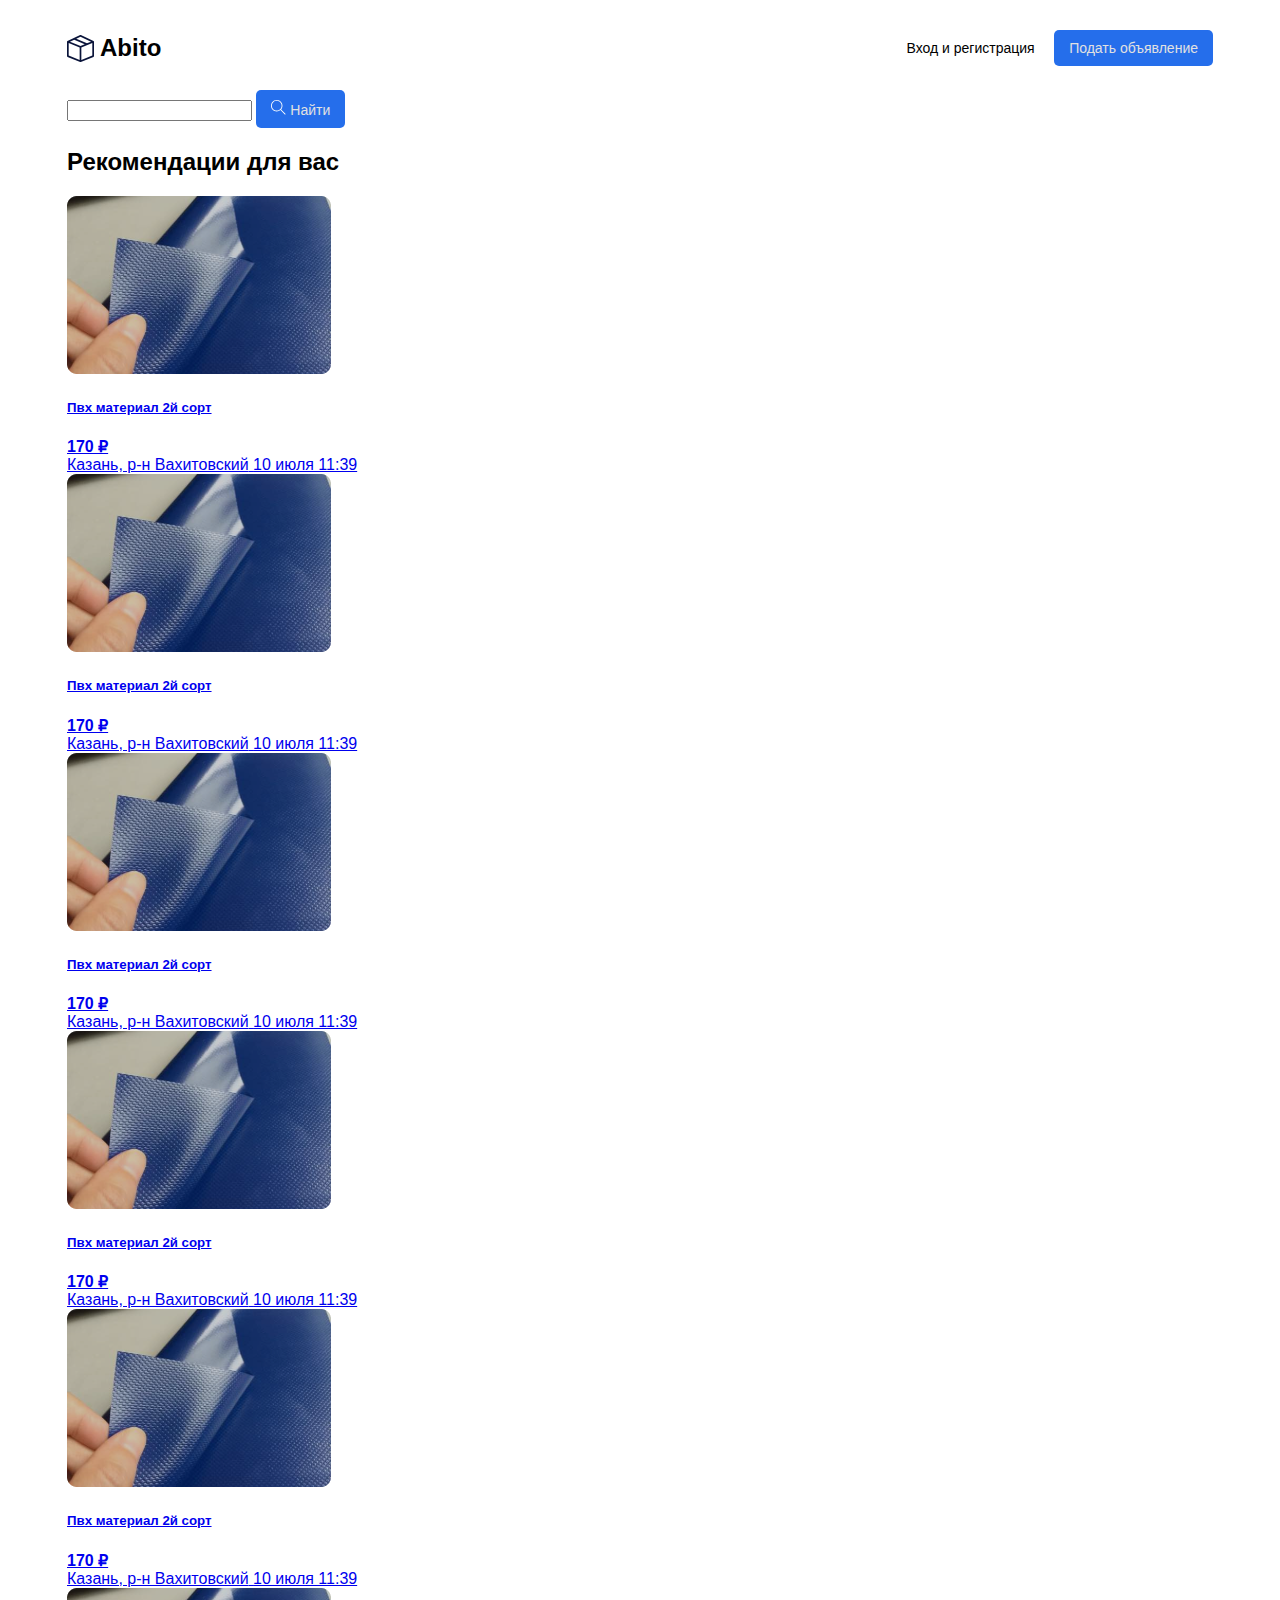
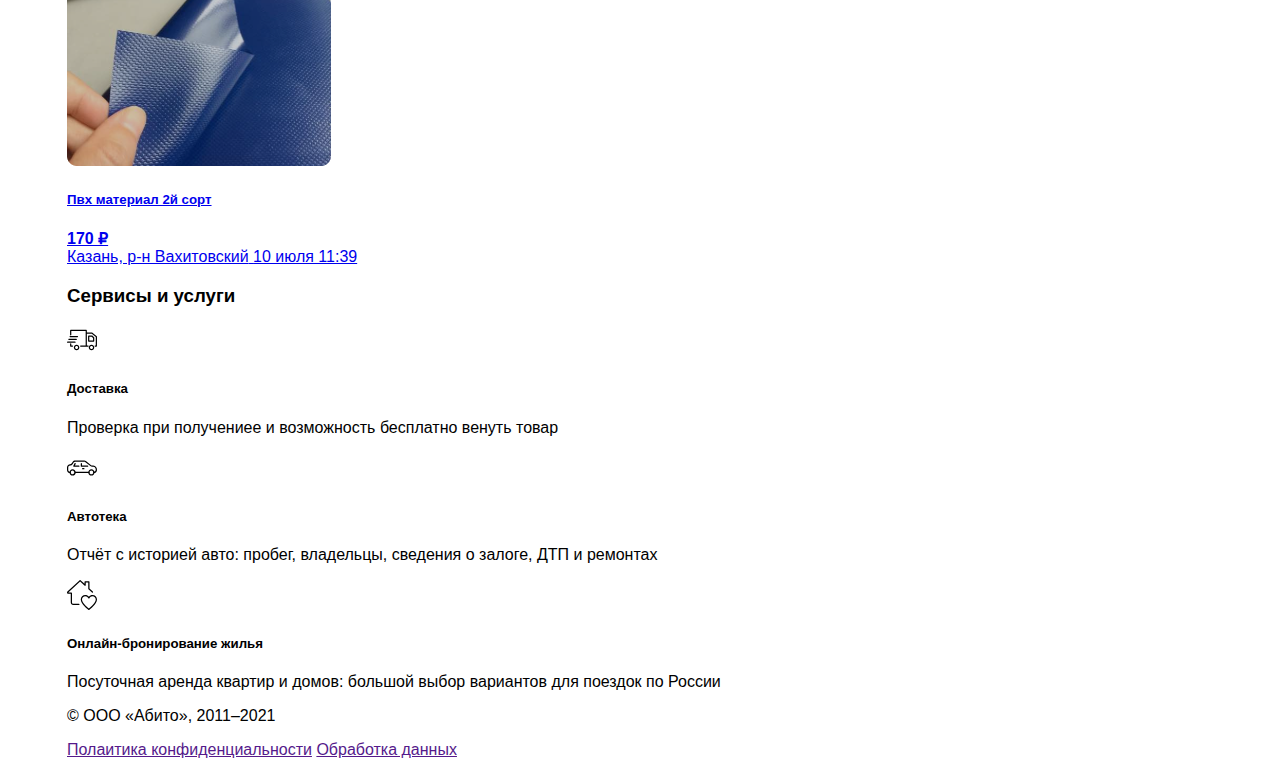
<file: GloAcademy/index.html>
<!DOCTYPE html>
<html lang="en">
  <head>
    <meta charset="UTF-8" />
    <meta name="viewport" content="width=device-width, initial-scale=1.0" />
    <link rel="stylesheet" href="index.css" />
    <title>ABITO</title>
  </head>
  <body>
    <header class="header">
      <div class="container">
        <div class="header-box">
          <div class="header-logo">
            <img src="./images/box 1.svg" alt="logo" />
            <span>Abito</span>
          </div>
          <div class="header-controls">
            <button class="btn btn-outline">Вход и регистрация</button>
            <button class="btn btn-primary">Подать объявление</button>
          </div>
          <div class="header-burger">
            <img src="./images/burger.svg" alt="burger" />
          </div>
        </div>
      </div>
    </header>
    <main>
      <section class="search">
        <div class="container">
          <div class="search-box">
            <input type="text" />
            <button class="btn btn-primary search-btn">
              <img
                class="search-btn__icon"
                src="./images/search.svg"
                alt="search"
              />
              <span class="search-btn__text">Найти</span>
            </button>
          </div>
        </div>
      </section>
      <section class="content">
        <div class="container">
          <div class="content-box">
            <div class="content-main">
              <h2 class="content-main__title">Рекомендации для вас</h2>

              <div class="content-main__list">
                <a href="/GloAcademy/product.html" class="content-main__list-item">
                  <div class="content-main__list-item--img">
                    <img src="./images/CardImage.png" alt="card" />
                  </div>
                  <h5 class="content-main__list-item--title">
                    Пвх материал 2й сорт
                  </h5>

                  <strong class="content-main__list-item--price">170 ₽</strong>

                  <div class="content-main__list-item--desc-box">
                      <span class="content-main__list-item--desc"
                        >Казань, р-н Вахитовский</span
                      >
                      <span class="content-main__list-item--desc"
                        >10 июля 11:39</span
                      >
                  </div>
                </a>
                <a href="/GloAcademy/product.html" class="content-main__list-item">
                    <div class="content-main__list-item--img">
                      <img src="./images/CardImage.png" alt="card" />
                    </div>
                    <h5 class="content-main__list-item--title">
                      Пвх материал 2й сорт
                    </h5>
  
                    <strong class="content-main__list-item--price">170 ₽</strong>
  
                    <div class="content-main__list-item--desc-box">
                        <span class="content-main__list-item--desc"
                          >Казань, р-н Вахитовский</span
                        >
                        <span class="content-main__list-item--desc"
                          >10 июля 11:39</span
                        >
                    </div>
                  </a>
                  <a href="/GloAcademy/product.html" class="content-main__list-item">
                    <div class="content-main__list-item--img">
                      <img src="./images/CardImage.png" alt="card" />
                    </div>
                    <h5 class="content-main__list-item--title">
                      Пвх материал 2й сорт
                    </h5>
  
                    <strong class="content-main__list-item--price">170 ₽</strong>
  
                    <div class="content-main__list-item--desc-box">
                        <span class="content-main__list-item--desc"
                          >Казань, р-н Вахитовский</span
                        >
                        <span class="content-main__list-item--desc"
                          >10 июля 11:39</span
                        >
                    </div>
                  </a>
                  <a href="/GloAcademy/product.html" class="content-main__list-item">
                    <div class="content-main__list-item--img">
                      <img src="./images/CardImage.png" alt="card" />
                    </div>
                    <h5 class="content-main__list-item--title">
                      Пвх материал 2й сорт
                    </h5>
  
                    <strong class="content-main__list-item--price">170 ₽</strong>
  
                    <div class="content-main__list-item--desc-box">
                        <span class="content-main__list-item--desc"
                          >Казань, р-н Вахитовский</span
                        >
                        <span class="content-main__list-item--desc"
                          >10 июля 11:39</span
                        >
                    </div>
                  </a>
                  <a href="/GloAcademy/product.html" class="content-main__list-item">
                    <div class="content-main__list-item--img">
                      <img src="./images/CardImage.png" alt="card" />
                    </div>
                    <h5 class="content-main__list-item--title">
                      Пвх материал 2й сорт
                    </h5>
  
                    <strong class="content-main__list-item--price">170 ₽</strong>
  
                    <div class="content-main__list-item--desc-box">
                        <span class="content-main__list-item--desc"
                          >Казань, р-н Вахитовский</span
                        >
                        <span class="content-main__list-item--desc"
                          >10 июля 11:39</span
                        >
                    </div>
                  </a>
                  <a href="/GloAcademy/product.html" class="content-main__list-item">
                    <div class="content-main__list-item--img">
                      <img src="./images/CardImage.png" alt="card" />
                    </div>
                    <h5 class="content-main__list-item--title">
                      Пвх материал 2й сорт
                    </h5>
  
                    <strong class="content-main__list-item--price">170 ₽</strong>
  
                    <div class="content-main__list-item--desc-box">
                        <span class="content-main__list-item--desc"
                          >Казань, р-н Вахитовский</span
                        >
                        <span class="content-main__list-item--desc"
                          >10 июля 11:39</span
                        >
                    </div>
                  </a>
              </div>
            </div>
            <div class="content-side">
                <h3 class="content-side__title">Сервисы и услуги</h3>
                <div class="content-side__box">
                    <div class="content-side__list">

                        <div class="content-side__list-item">
                            <img class="content-side__list-item--img" src="./images/side-info1.svg" alt="side-info">
                            <h5 class="content-side__list-item--title">Доставка</h5>
                            <p class="content-side__list-item--text">Проверка при получениее и возможность бесплатно венуть товар</p>
                        </div>

                        <div class="content-side__list-item">
                            <img class="content-side__list-item--img" src="./images/side-info2.svg" alt="side-info">
                            <h5 class="content-side__list-item--title">Автотека</h5>
                            <p class="content-side__list-item--text">Отчёт с историей авто: пробег, владельцы, сведения о залоге, ДТП и ремонтах</p>
                        </div>

                        <div class="content-side__list-item">
                            <img class="content-side__list-item--img" src="./images/side-info3.svg" alt="side-info">
                            <h5 class="content-side__list-item--title">Онлайн-бронирование жилья</h5>
                            <p class="content-side__list-item--text">Посуточная аренда квартир и домов: большой выбор вариантов для поездок по России</p>
                        </div>
                    </div>
                </div>
                
                <div class="content-side__footer">
                    <p class="content-side__footer--item">© ООО «Абито», 2011–2021</p>
                    <a href="" class="content-side__footer--item">Полaитика конфиденциальности</a>
                    <a href="" class="content-side__footer--item">Обработка данных</a>
                </div>
            </div>
          </div>
        </div>
      </section>
    </main>
  </body>
</html>
</file>
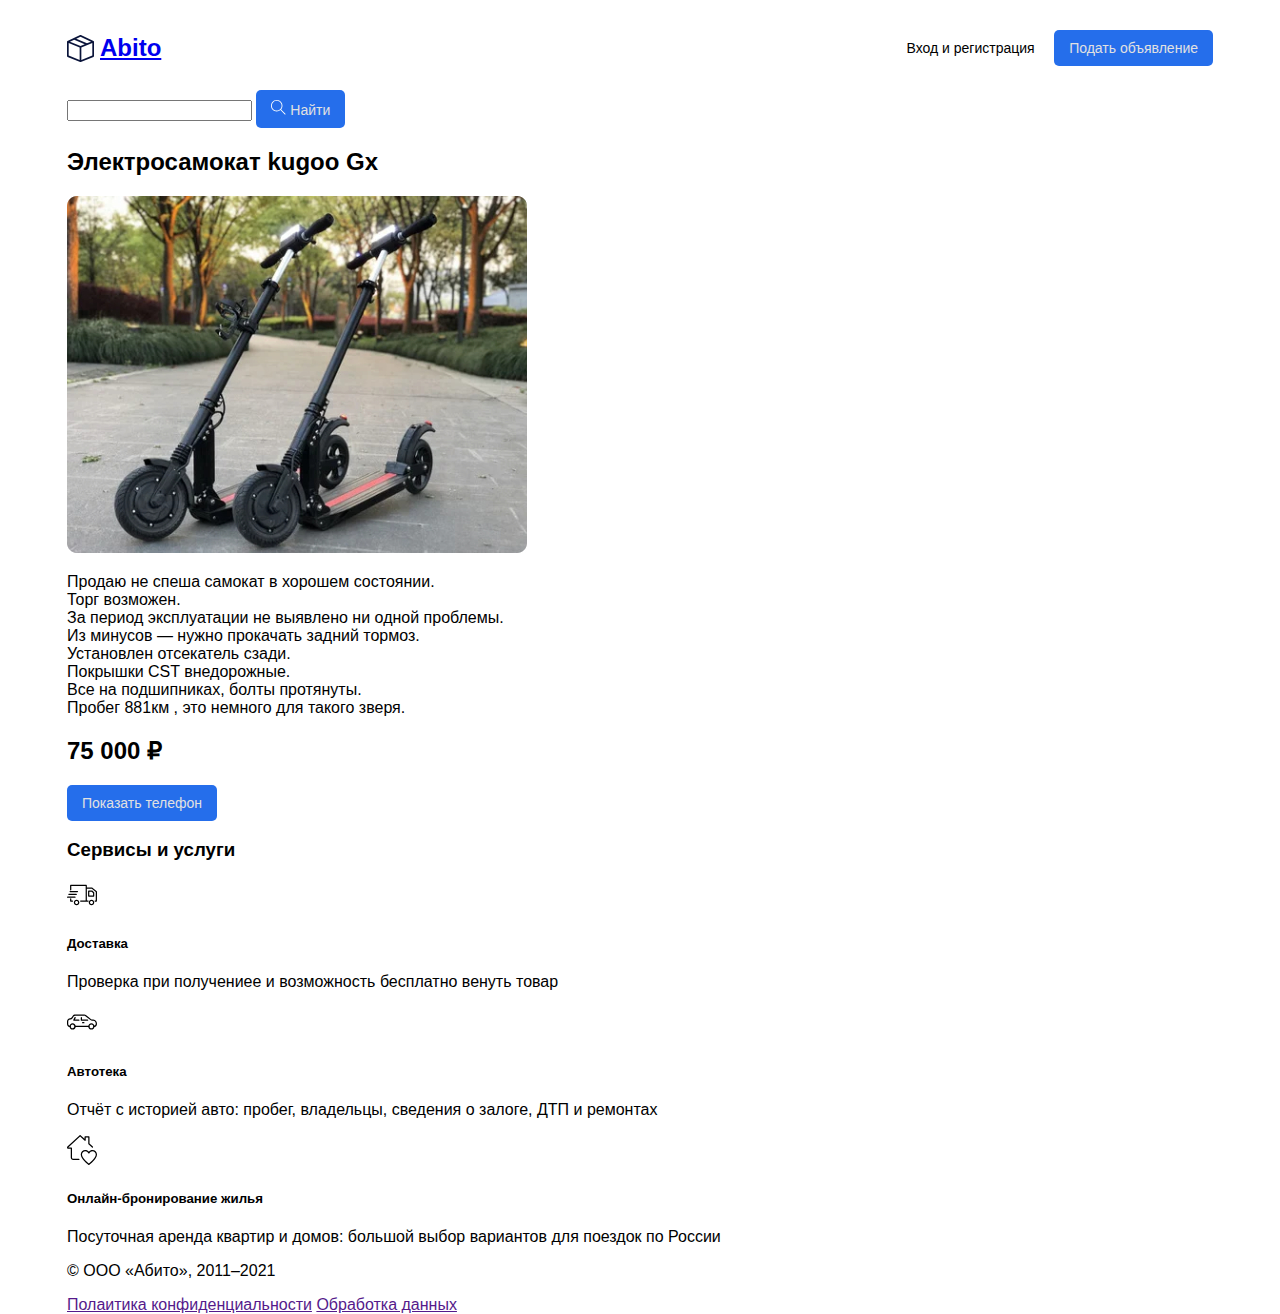
<file: GloAcademy/product.html>
<!DOCTYPE html>
<html lang="en">
  <head>
    <meta charset="UTF-8" />
    <meta name="viewport" content="width=device-width, initial-scale=1.0" />
    <link rel="stylesheet" href="index.css" />
    <title>ABITO</title>
  </head>
  <body>
    <header class="header">
      <div class="container">
        <div class="header-box">
            <a class="header-logo" href="/GloAcademy/index.html">
                <img src="./images/box 1.svg" alt="logo" />
                <span>Abito</span>
              </a>
          <div class="header-controls">
            <button class="btn btn-outline">Вход и регистрация</button>
            <button class="btn btn-primary">Подать объявление</button>
          </div>
          <div class="header-burger">
            <img src="./images/burger.svg" alt="burger" />
          </div>
        </div>
      </div>
    </header>
    <main>
      <section class="search">
        <div class="container">
          <div class="search-box">
            <input type="text" />
            <button class="btn btn-primary search-btn">
              <img
                class="search-btn__icon"
                src="./images/search.svg"
                alt="search"
              />
              <span class="search-btn__text">Найти</span>
            </button>
          </div>
        </div>
      </section>
      <section class="content">
        <div class="container">
          <div class="content-box">
            <div class="content-product">
              <div class="content-product__left">
                <h2 class="content-product__title">Электросамокат kugoo Gx</h2>
                <img
                  class="content-product__img"
                  src="./images/product-img.jpg"
                  alt="product-img"
                />
                <p class="content-product__text">
                  Продаю не спеша самокат в хорошем состоянии. <br />
                  Торг возможен. <br />
                  За период эксплуатации не выявлено ни одной проблемы. <br />
                  Из минусов — нужно прокачать задний тормоз. <br />
                  Установлен отсекатель сзади. <br />
                  Покрышки CST внедорожные.<br />
                  Все на подшипниках, болты протянуты. <br />
                  Пробег 881км , это немного для такого зверя. <br />
                </p>
              </div>
              <div class="content-product__right">
                <h2 class="content-product__price">75 000 ₽</h2>
                <button class="btn btn-primary btn-large">Показать телефон</button>
              </div>
            </div>
            <div class="content-side">
              <h3 class="content-side__title">Сервисы и услуги</h3>
              <div class="content-side__box">
                <div class="content-side__list">
                  <div class="content-side__list-item">
                    <img
                      class="content-side__list-item--img"
                      src="./images/side-info1.svg"
                      alt="side-info"
                    />
                    <h5 class="content-side__list-item--title">Доставка</h5>
                    <p class="content-side__list-item--text">
                      Проверка при получениее и возможность бесплатно венуть
                      товар
                    </p>
                  </div>

                  <div class="content-side__list-item">
                    <img
                      class="content-side__list-item--img"
                      src="./images/side-info2.svg"
                      alt="side-info"
                    />
                    <h5 class="content-side__list-item--title">Автотека</h5>
                    <p class="content-side__list-item--text">
                      Отчёт с историей авто: пробег, владельцы, сведения о
                      залоге, ДТП и ремонтах
                    </p>
                  </div>

                  <div class="content-side__list-item">
                    <img
                      class="content-side__list-item--img"
                      src="./images/side-info3.svg"
                      alt="side-info"
                    />
                    <h5 class="content-side__list-item--title">
                      Онлайн-бронирование жилья
                    </h5>
                    <p class="content-side__list-item--text">
                      Посуточная аренда квартир и домов: большой выбор вариантов
                      для поездок по России
                    </p>
                  </div>
                </div>
              </div>

              <div class="content-side__footer">
                <p class="content-side__footer--item">
                  © ООО «Абито», 2011–2021
                </p>
                <a href="" class="content-side__footer--item"
                  >Полaитика конфиденциальности</a
                >
                <a href="" class="content-side__footer--item"
                  >Обработка данных</a
                >
              </div>
            </div>
          </div>
        </div>
      </section>
    </main>
  </body>
</html>
</file>
<file: GloAcademy/index.css>
* {
    box-sizing: border-box;
}

body {
    margin:  0;
    font-family: sans-serif;
}

.container {
    max-width: 1170px;
    padding: 0 12px;
    margin: 0 auto;

}

.btn {
line-height: 16px;
font-size: 14px;
font-weight: 400;
padding: 10px 15px;
border-radius: 5px;
border: none;
}

.btn-outline {
    background-color: transparent;

}

.btn-primary {
    background-color: rgb(37, 110, 235);
    color: rgb(225, 225, 225);
}

.header {
    padding-top: 30px;
    padding-bottom: 24px;
}

.header-box {
    display: flex;
    justify-content: space-between;
    align-items: center;
}

.header-logo {
display: flex;
justify-content: space-between;
align-items: center;
}

.header-logo span {
    line-height: 28px;
    font-size: 24px;
    font-weight: 700;
    margin-left: 6px;
}

.header-burger {
    width: 30px;
    height: 19px;
    display: none;
}
@media (max-width: 1200px) {
    .container {
        max-width: 930px;
    }
}

@media (max-width: 991px) {
    .container {
        max-width: 730px;
    }
}

@media (max-width: 786px) {
    .container {
        max-width: 100%;
    }
    .header-controls {
        display: none;
    }

    .header-burger {
        display: block;
    }
}
</file>
